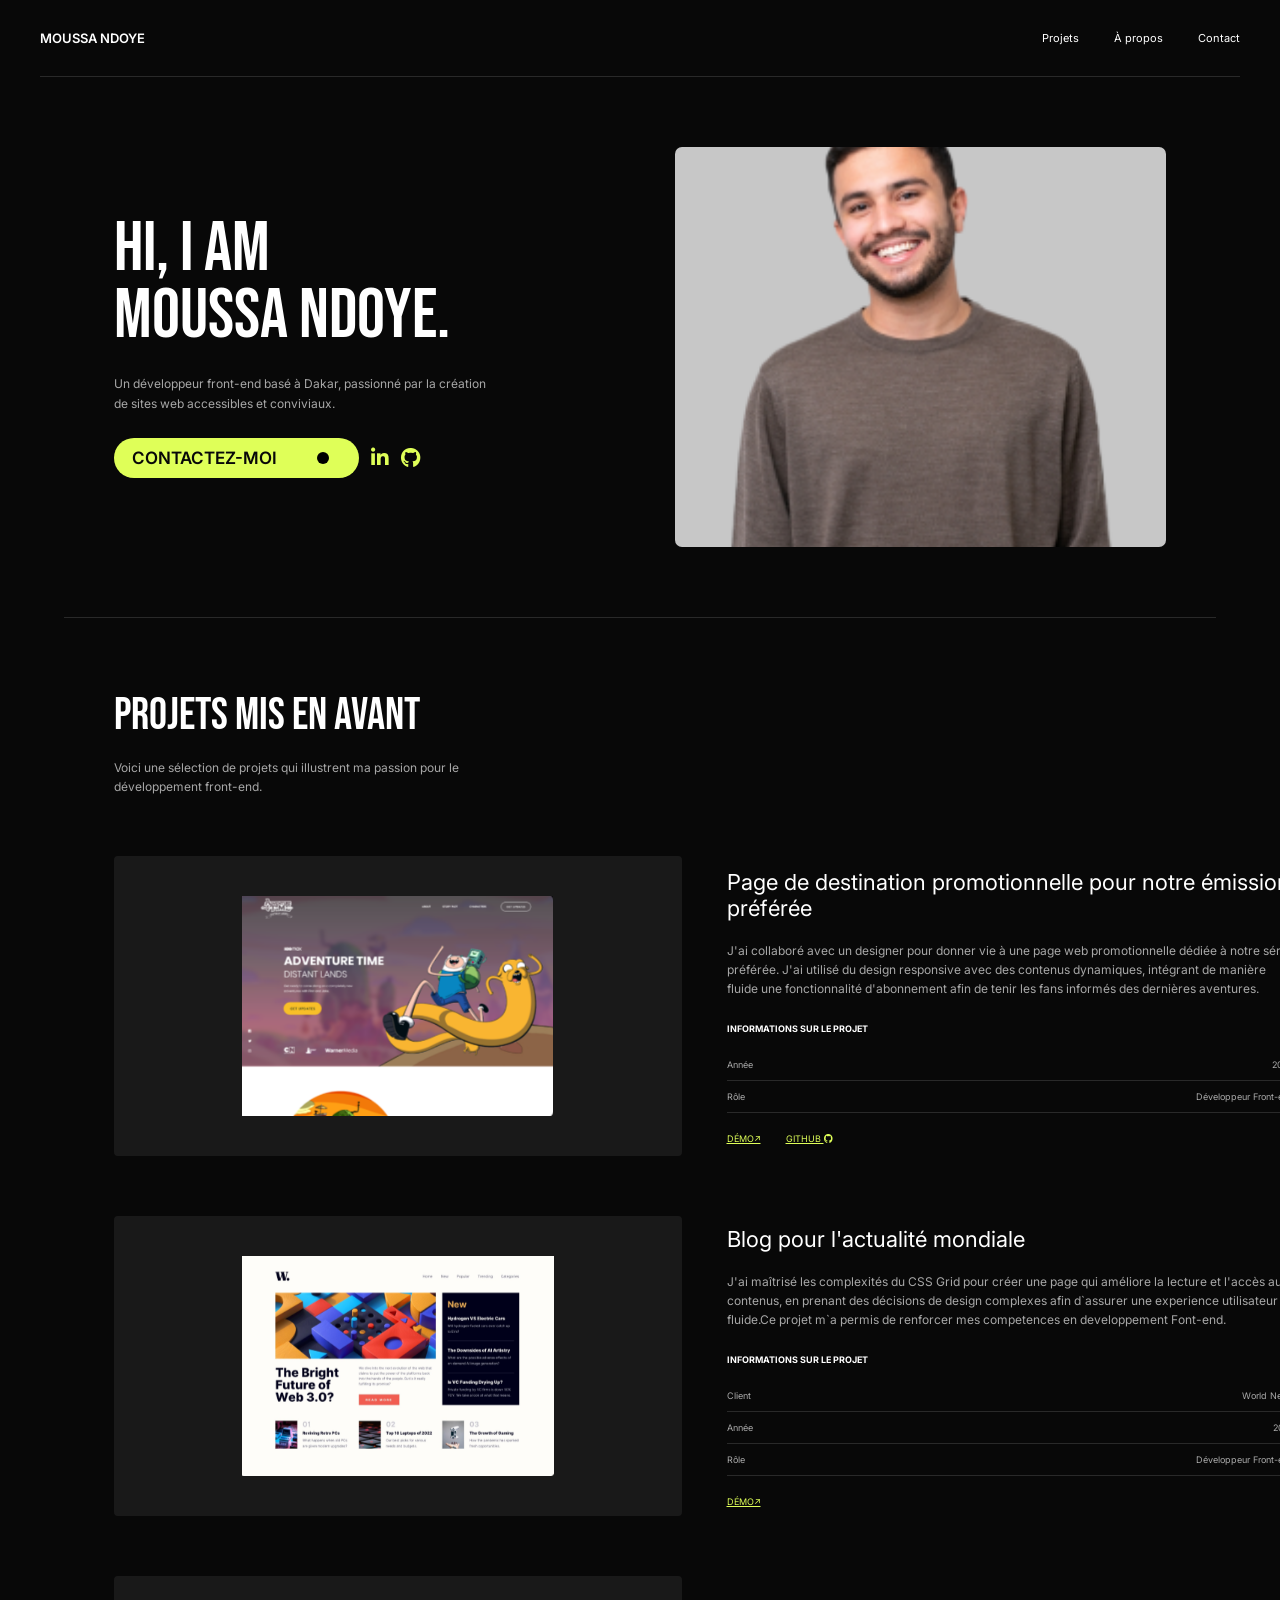
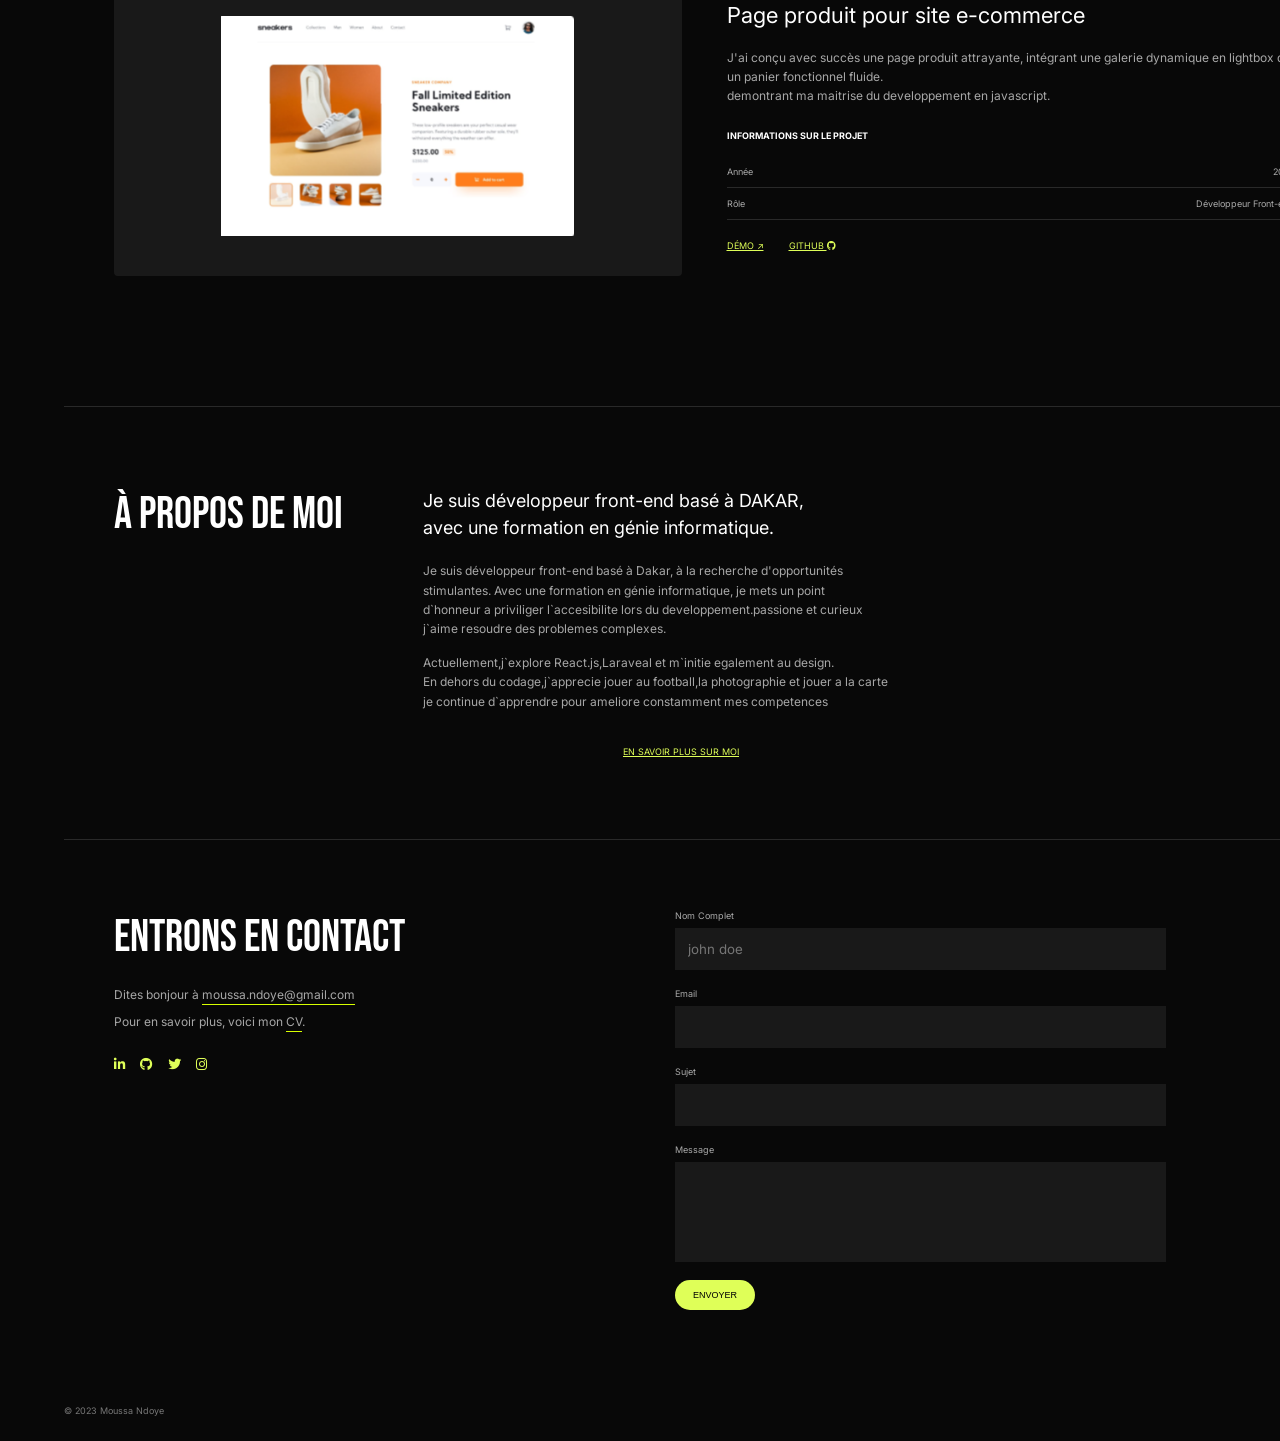
<file: index.html>
<!DOCTYPE html>
<html lang="fr">
<head>
    <meta charset="UTF-8">
    <meta name="viewport" content="width=device-width, initial-scale=1.0">
    <title>Portfolio - Moussa Ndoye</title>
    <link rel="stylesheet" href="style.css">
    <link href="https://fonts.googleapis.com/css2?family=Bebas+Neue&family=Inter:wght@300;400;500;600&display=swap" rel="stylesheet">
    <link rel="stylesheet" href="https://cdnjs.cloudflare.com/ajax/libs/font-awesome/6.5.2/css/all.min.css">
</head>

<body>

<header>
    <div class="logo">MOUSSA NDOYE</div>

    <nav>
        <a href="index.html">Projets</a>
        <a href="apropos.html">À propos</a>
        <a href="#contact">Contact</a>
    </nav>
</header>


<main>

    <section class="accueil">

        <div class="presentation">
            <h1>HI, I AM<br>MOUSSA NDOYE.</h1>

            <p>
                Un développeur front-end basé à Dakar, passionné
                par la création de sites web accessibles et conviviaux.
            </p>

            <div class="boutons">
                <a href="#contact" class="btn">CONTACTEZ-MOI 
                    <span class="point"></span>
                </a>
                <a href="#" class="linkedin">
                <i class="fa-brands fa-linkedin-in"></i></a>
                <a href="#" class="github">
                    <i class="fa-brands fa-github"></i>
                </a>
            </div>
        </div>

        <div class="photo-principale">
            <img src="photo1moussandoye.png" alt="Photo de Moussa Ndoye">
        </div>

    </section>


    <section class="projets">

        <div class="titre-section">
            <h2>PROJETS MIS EN AVANT</h2>
            <p>
                Voici une sélection de projets qui illustrent ma passion
                pour le développement front-end.
            </p>
        </div>


        <div class="projet">

            <div class="image-projet">
                <img src="photo1.png" alt="Projet Adventure Time">
            </div>

            <div class="description-projet">

                <h3>Page de destination promotionnelle pour notre émission préférée</h3>

                <p>
                    J'ai collaboré avec un designer pour donner vie à une
                    page web promotionnelle dédiée à notre série préférée.
                    J'ai utilisé du design responsive avec des contenus
                    dynamiques, intégrant de manière fluide une fonctionnalité
                    d'abonnement afin de tenir les fans informés des dernières
                    aventures.
                </p>

                <h4>INFORMATIONS SUR LE PROJET</h4>

                <div class="info">
                    <span>Année</span>
                    <span>2023</span>
                </div>

                <div class="info">
                    <span>Rôle</span>
                    <span>Développeur Front-end</span>
                </div>

                <div class="liens-projet">
                    <a href="#">DÉMO↗</a>
                                    <a href="#" class="github">
                                        GITHUB
                    <i class="fa-brands fa-github"></i>
                </a>
                </div>

            </div>

        </div>


        <div class="projet">

            <div class="image-projet">
                <img src="photo2.png" alt="Projet blog">
            </div>

            <div class="description-projet">

                <h3>Blog pour l'actualité mondiale</h3>

                <p>
                    J'ai maîtrisé les complexités du CSS Grid pour créer
                    une page qui améliore la lecture et l'accès aux contenus,
                    en prenant des décisions de design complexes afin d`assurer une experience utilisateur fluide.Ce projet m`a permis de renforcer mes competences en developpement Font-end.
                </p>

                <h4>INFORMATIONS SUR LE PROJET</h4>

                <div class="info">
                    <span>Client</span>
                    <span>World News</span>
                </div>

                <div class="info">
                    <span>Année</span>
                    <span>2022</span>
                </div>

                <div class="info">
                    <span>Rôle</span>
                    <span>Développeur Front-end</span>
                </div>

                <div class="liens-projet">
                    <a href="#">DÉMO↗</a>
                </div>

            </div>

        </div>


        <div class="projet">

            <div class="image-projet">
                <img src="photo3.png" alt="Projet e-commerce">
            </div>

            <div class="description-projet">

                <h3>Page produit pour site e-commerce</h3>

                <p>
                    J'ai conçu avec succès une page produit attrayante,
                    intégrant une galerie dynamique en lightbox dt un panier fonctionnel fluide. <br> demontrant ma maitrise du developpement en javascript.
                </p>

                <h4>INFORMATIONS SUR LE PROJET</h4>

                <div class="info">
                    <span>Année</span>
                    <span>2022</span>
                </div>
                <div class="info">
                    <span>Rôle</span>
                    <span>Développeur Front-end</span>
                </div>
                <div class="liens-projet">
                    <a href="#">DÉMO ↗</a>
                                  <a href="#" class="github">
                                    GITHUB
                    <i class="fa-brands fa-github"></i>
                </a>
                </div>
            </div>
        </div>
    </section>
    <section class="about-preview">
        <h2>À PROPOS DE MOI</h2>
        <div class="about-text">
            <h3>
                Je suis développeur front-end basé à DAKAR, <br>
                avec une formation en génie informatique.
            </h3>
            <p>
                Je suis développeur front-end basé à Dakar, à la recherche
                d'opportunités <br> stimulantes. Avec une formation en génie
                informatique, je mets un point <br> d`honneur a priviliger l`accesibilite lors du developpement.passione et curieux <br>j`aime resoudre des problemes complexes.  
            </p>
            <p>
               Actuellement,j`explore React.js,Laraveal et m`initie egalement au design. <br> En dehors du codage,j`apprecie jouer au football,la photographie et jouer a la carte <br>je continue d`apprendre pour ameliore constamment mes competences 
            </p>
            <a href="apropos.html" class="lien-about">EN SAVOIR PLUS SUR MOI </a>
        </div>
    </section>
    <section id="contact" class="contact">
        <div class="contact-info">
            <h2>ENTRONS EN CONTACT</h2>
            <p>
                Dites bonjour à <span class="souligne">moussa.ndoye@gmail.com</span> 
            </p>
            <p>
                Pour en savoir plus, voici mon <span class="souligne"> CV</span>.
            </p>
            <div class="reseaux">
                <a href="#" class="reseau">
                <i class="fa-brands fa-linkedin-in"></i>
                </a>
                <a href="#" class="reseau"> 
                    <i class="fa-brands fa-github"></i>
                </a>
                <a href="#" class="reseau"> 
                    <i class="fa-brands fa-twitter"></i>
                </a>
                <a href="#" class="reseau"> 
                    <i class="fa-brands fa-instagram"></i>
                </a>
            </div>
        </div>
        <form>
            <label>Nom Complet </label>
            <input type="text" placeholder="john doe">
            <label>Email</label>
            <input type="email">
            <label>Sujet</label>
            <input type="text">
            <label>Message</label>
            <textarea></textarea>
            <button type="submit">ENVOYER</button>
        </form>
    </section>
</main>
<footer>
    © 2023 Moussa Ndoye
</footer>

</body>
</html>
</file>
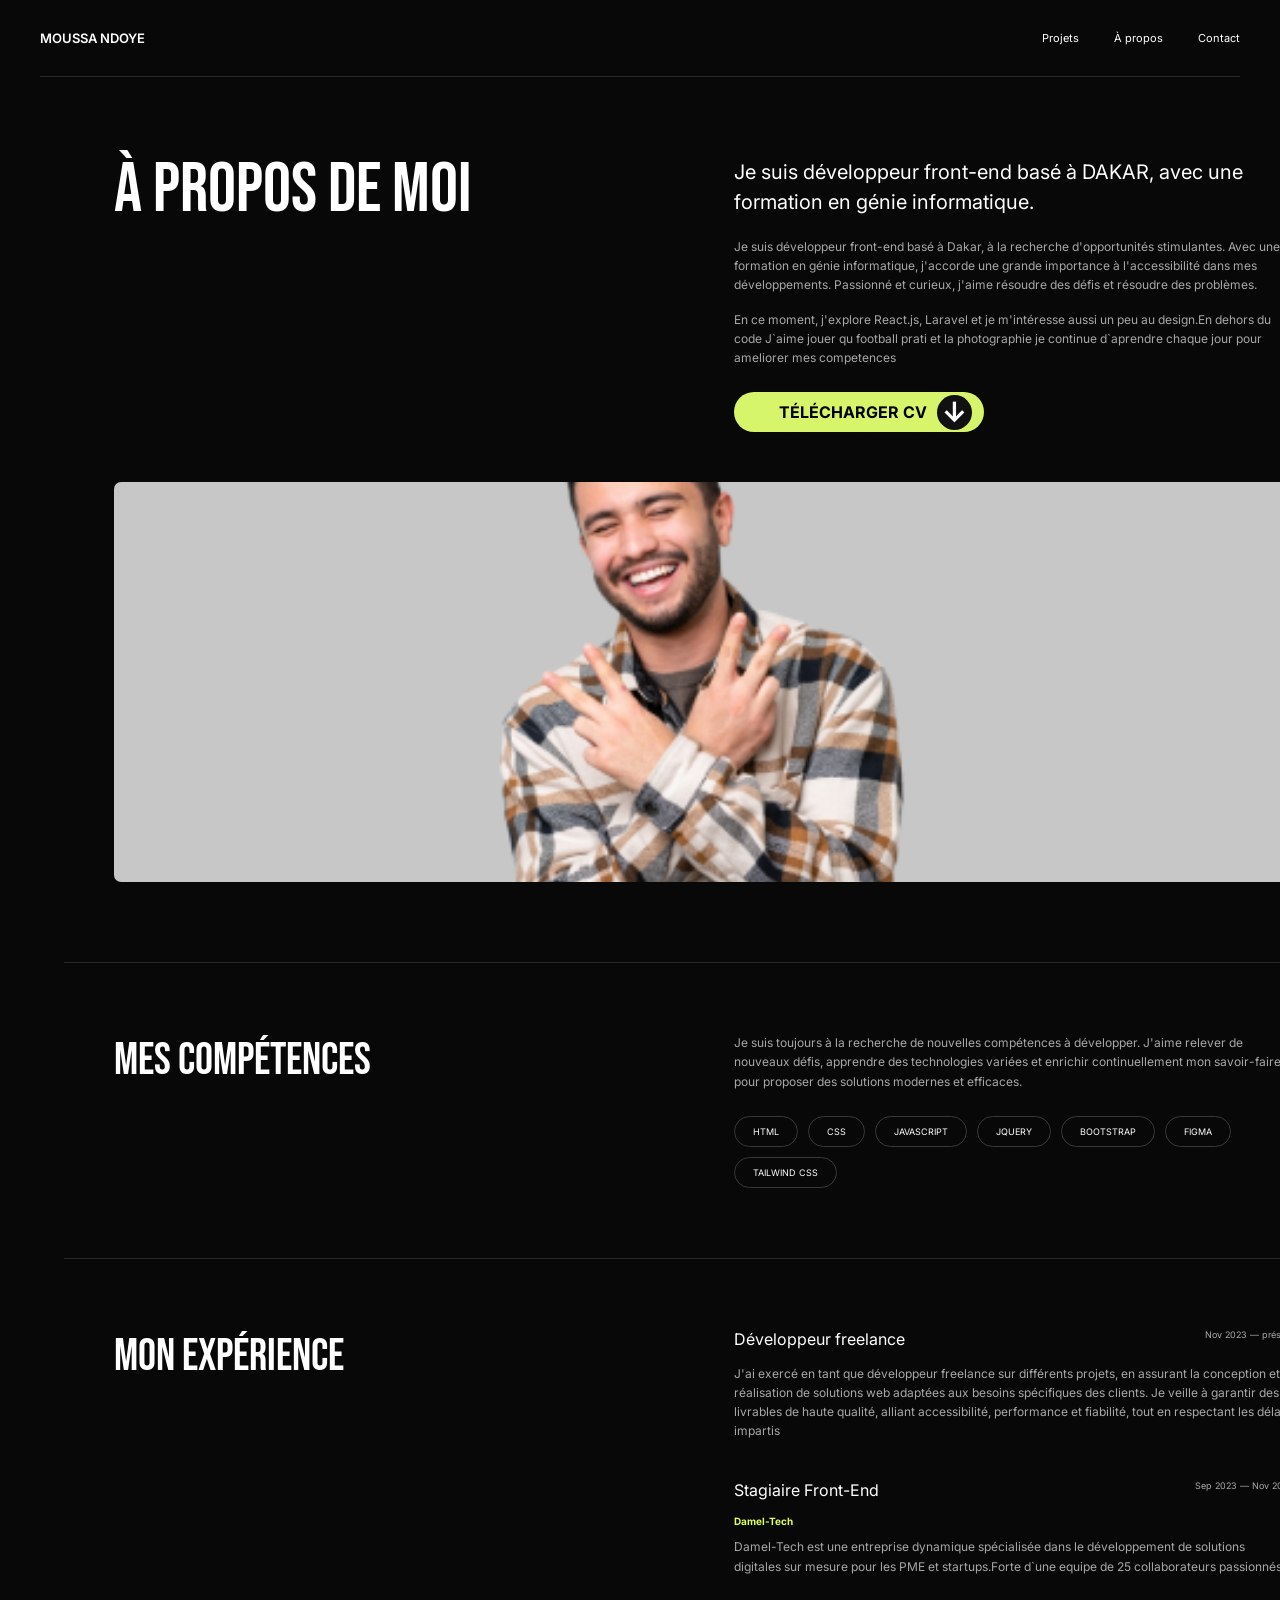
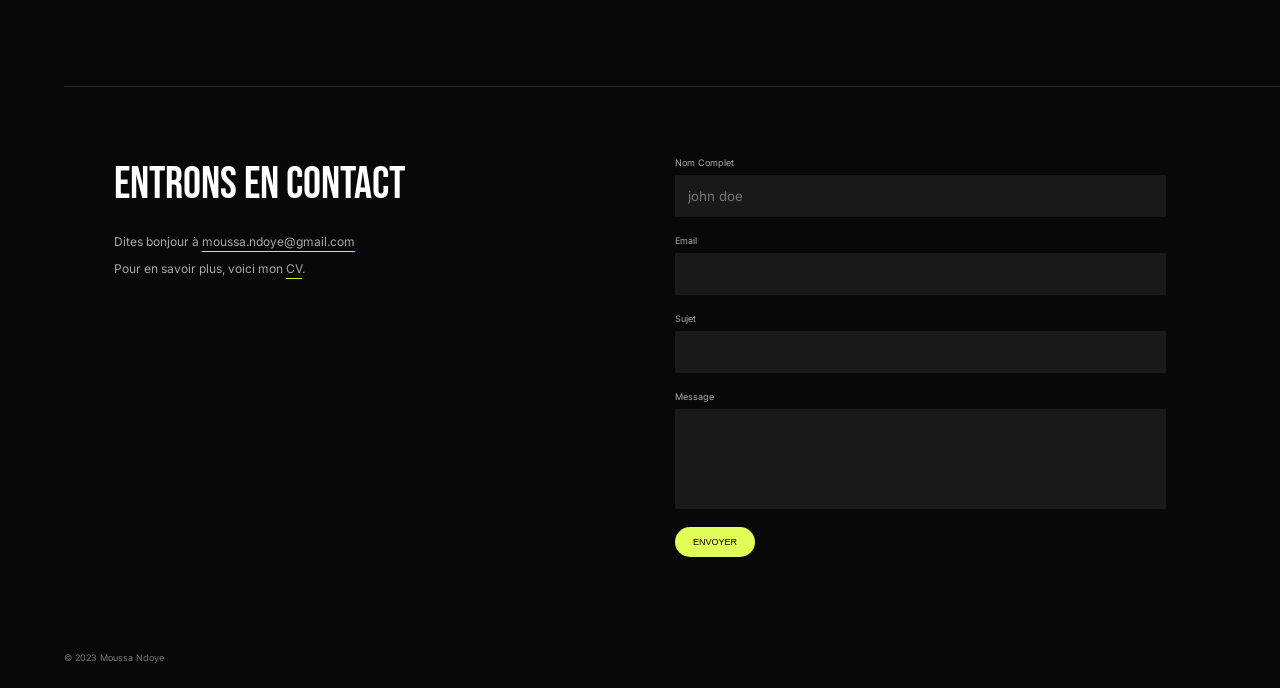
<file: apropos.html>
<!DOCTYPE html>
<html lang="fr">
<head>
    <meta charset="UTF-8">
    <meta name="viewport" content="width=device-width, initial-scale=1.0">
    <title>À propos - Moussa Ndoye</title>
    <link rel="stylesheet" href="style.css">
    <link href="https://fonts.googleapis.com/css2?family=Bebas+Neue&family=Inter:wght@300;400;500;600&display=swap" rel="stylesheet">
</head>
<body>

<header>
    <div class="logo">MOUSSA NDOYE</div>

    <nav>
        <a href="index.html">Projets</a>
        <a href="apropos.html">À propos</a>
        <a href="#contact">Contact</a>
    </nav>
</header>
<main>
    <section class="about-page">
        <div class="about-intro">
            <h1>À PROPOS DE MOI</h1>
            <div class="about-description">
                <h2>
                    Je suis développeur front-end basé à DAKAR,
                    avec une formation en génie informatique.
                </h2>
                <p>
                    Je suis développeur front-end basé à Dakar, à la recherche
                    d'opportunités stimulantes. Avec une formation en génie
                    informatique, j'accorde une grande importance à
                    l'accessibilité dans mes développements.
                    Passionné et curieux, j'aime résoudre des défis et
                    résoudre des problèmes.
                </p>
                <p>
                    En ce moment, j'explore React.js, Laravel et je m'intéresse
                    aussi un peu au design.En dehors du code J`aime jouer qu football prati et la photographie je continue d`aprendre chaque jour pour ameliorer mes competences
                </p>
                <div class="boutons">
                    <a href="#" class="download-btn"> <span>TÉLÉCHARGER CV</span>
<span class="download-icon">
    <span class="arrow">↓</span>
</span>
                    </a>
                    <a href="#" class="linkedin">
                <i class="fa-brands fa-linkedin-in"></i>
                </a>
                <a href="#" class="github"> 
                    <i class="fa-brands fa-github"></i>
                </a>
                </div>
            </div>
        </div>
        <div class="grande-photo">
            <img src="photo2moussandoye.png" alt="Photo de Moussa Ndoye">
        </div>
    </section>
    <section class="competences">
        <h2>MES COMPÉTENCES</h2>
        <div class="competences-contenu">
            <div>
                <p>
                    Je suis toujours à la recherche de nouvelles compétences
                    à développer. J'aime relever de nouveaux défis, apprendre
                    des technologies variées et enrichir continuellement mon
                    savoir-faire pour proposer des solutions modernes et efficaces.
                </p>
                <div class="skills">
                    <span>HTML</span>
                    <span>CSS</span>
                    <span>JAVASCRIPT</span>
                    <span>JQUERY</span>
                    <span>BOOTSTRAP</span>
                    <span>FIGMA</span>
                    <span>TAILWIND CSS</span>
                </div>
            </div>
        </div>
    </section>
    <section class="experience">

        <h2>MON EXPÉRIENCE</h2>

        <div class="experience-contenu">

            <div class="experience-item">
                <div class="experience-titre">
                    <h3>Développeur freelance</h3>
                    <span>Nov 2023 — présent</span>
                </div>
                <p>
J'ai exercé en tant que développeur freelance sur différents projets, en assurant la conception et la réalisation de solutions web adaptées aux besoins spécifiques des clients. Je veille à garantir des livrables de haute qualité, alliant accessibilité, performance et fiabilité, tout en respectant les délais impartis
                </p>
            </div>
            <div class="experience-item">
                <div class="experience-titre">
                    <h3>Stagiaire Front-End</h3>
                    <span>Sep 2023 — Nov 2023</span>
                </div>
                <h4>Damel-Tech</h4>
                <p>
                    Damel-Tech est une entreprise dynamique spécialisée
                    dans le développement de solutions digitales sur mesure
                    pour les PME et startups.Forte d`une equipe de 25 collaborateurs passionnés.
                </p>
            </div>
        </div>
    </section>
    <section id="contact" class="contact">
        <div class="contact-info">
            <h2>ENTRONS EN CONTACT</h2>
            <p>
                Dites bonjour à <span class="souligne">moussa.ndoye@gmail.com</span>
            </p>
            <p>
            Pour en savoir plus, voici mon <span class="souligne">CV</span>.
            </p>
            <div class="reseaux">
                <a href="#" class="reseau">
                <i class="fa-brands fa-linkedin-in"></i>
                </a>
                <a href="#" class="reseau"> 
                    <i class="fa-brands fa-github"></i>
                </a>
                <a href="#" class="reseau"> 
                    <i class="fa-brands fa-twitter"></i>
                </a>
                <a href="#" class="reseau"> 
                    <i class="fa-brands fa-instagram"></i>
                </a>
            </div>
        </div>
 <form>
            <label>Nom Complet</label>
            <input type="text" placeholder="john doe">
            <label>Email</label>
            <input type="email">
            <label>Sujet</label>
            <input type="text">
            <label>Message</label>
            <textarea></textarea>
            <button type="submit">ENVOYER</button>
        </form>

    </section>

</main>


<footer>
    © 2023 Moussa Ndoye
</footer>

</body>
</html>
</file>
<file: style.css>
* {
    margin: 0;
    padding: 0;
    box-sizing: border-box;
}

html {
    scroll-behavior: smooth;
}

body {
    background: #080808;
    color: white;
    font-family: "Inter", sans-serif;
}

header {
    width: 90%;
    max-width: 1200px;
    margin: auto;
    padding: 30px 0;
    display: flex;
    justify-content: space-between;
    align-items: center;
    width: 100vw;
    border-bottom: 1px solid #292929;
}

.logo {
    font-size: 13px;
    font-weight: 600;
}

nav {
    display: flex;
    gap: 35px;
}

nav a {
    color: white;
    text-decoration: none;
    font-size: 11px;
}

nav a:hover {
    color: #dfff58;
}

main {
    width: 90%;
    max-width: 1200px;
    margin: auto;
}

h1,
h2 {
    font-family: "Bebas Neue", sans-serif;
    font-weight: normal;
}

h1 {
    font-size: 70px;
    line-height: 0.95;
}

h2 {
    font-size: 45px;
}

p {
    color: #a7a7a7;
    font-size: 12px;
    line-height: 1.6;
}


.accueil {
    min-height: 520px;
    display: grid;
    grid-template-columns: 1fr 1fr;
    align-items: center;
    gap: 70px;
    padding: 70px 50px;
    border-bottom: 1px solid #292929;
}

.presentation p {
    max-width: 380px;
    margin-top: 25px;
}

.boutons {
    display: flex;
    align-items: center;
    gap: 12px;
    margin-top: 25px;
}

.btn {
    display:Flex;
    Align-items:center;
    width: 245px;
    height: 40px;
    padding: 0 25px;
    background: #dfff58;
    color: #080808;
    text-decoration: none;
    border-radius: 40px;
    padding: 11px 18px;
    border-radius: 30px;
    gap:40px;
    font-size: 17px;
    font-weight: 600;
    box-sizing: border-box;
}

.social {
    width: 32px;
    height: 32px;
    border: 1px solid #383838;
    width: 100vw;
    border-radius: 50%;
    display: flex;
    align-items: center;
    justify-content: center;
    color: white;
    text-decoration: none;
    font-size: 11px;
}
.photo-principale {
    width: 100%;
    height: 400px;
    background: #cfcfcf;
    border-radius: 7px;
    overflow: hidden;
}
.photo-principale img {
    width: 100%;
    height: 100%;
    object-fit: cover;
}
.projets {
    padding: 70px 50px;
    border-bottom: 1px solid #292929;
    width: 100vw;
}
.titre-section {
    margin-bottom: 60px;
}
.titre-section p {
    max-width: 350px;
    margin-top: 15px;
}
.projet {
    display: grid;
    grid-template-columns: 1fr 1fr;
    gap: 45px;
    align-items: center;
    margin-bottom: 60px;
}
.image-projet {
    background: #191919;
    padding: 40px;
    height: 300px;
    display: flex;
    align-items: center;
    justify-content: center;
    border-radius: 4px;
}

.image-projet img {
    width: 100%;
    max-height: 220px;
    object-fit: contain;
}
.description-projet h3 {
    font-size: 22px;
    font-weight: 400;
    margin-bottom: 20px;
}

.description-projet p {
    margin-bottom: 25px;
}
.description-projet h4 {
    font-size: 9px;
    margin-bottom: 15px;
}
.info {
    border-bottom: 1px solid #292929;
    padding: 10px 0;
    display: flex;
    justify-content: space-between;
    font-size: 9px;
    color: #aaa;
}
.liens-projet {
    display: flex;
    gap: 25px;
    margin-top: 20px;
}
.liens-projet a,
.lien-about {
    color: #dfff58;
    font-size: 9px;
    text-decoration: underline;
}
.about-preview {
    padding: 80px 50px;
    display: flex;
    grid-template-columns: 1fr 1fr;
    gap: 60px;
    border-bottom: 1px solid #292929;
    width: 100vw;
    align-items: flex-start;
    gap: 80px;
}
.about-preview h2{
    width: auto;
    margin: 0;
    white-space: nowrap;
}
.about-text h3 {
    font-size: 18px;
    font-weight: 400;
    line-height: 1.5;
    margin-bottom: 20px;
    width: 100vw;
}
.about-text p {
    margin-bottom: 15px;
}
.lien-about {
    display: inline-block;
    margin-top: 20px;
    margin-left: 200px;
}
.contact {
    padding: 70px 50px;
    display: grid;
    grid-template-columns: 1fr 1fr;
    gap: 70px;
}

.contact-info h2 {
    margin-bottom: 20px;
}

.contact-info p {
    margin-bottom: 8px;
}

.reseaux {
    display: flex;
    gap: 15px;
    margin-top: 25px;
}

.reseaux a {
    color: #dfff58;
    text-decoration: none;
    font-size: 13px;
}


form {
    display: flex;
    flex-direction: column;
}

form label {
    font-size: 9px;
    color: #aaa;
    margin-bottom: 7px;
}

form input,
form textarea {
    background: #191919;
    border: none;
    outline: none;
    color: white;
    padding: 13px;
    margin-bottom: 18px;
    font-family: "Inter", sans-serif;
}

form textarea {
    height: 100px;
    resize: none;
}
form button {
    width: 80px;
    padding: 10px;
    border: none;
    border-radius: 30px;
    background: #dfff58;
    font-size: 9px;
    cursor: pointer;
}
footer {
    width: 90%;
    max-width: 1200px;
    margin: auto;
    padding: 25px 0;
    color: #777;
    font-size: 9px;
}
.about-page {
    padding: 80px 50px;
    border-bottom: 1px solid #292929;
    width: 100vw;
}

.about-intro {
    display: grid;
    grid-template-columns: 1fr 1fr;
    gap: 60px;
    align-items: start;
}

.about-description h2 {
    font-family: "Inter", sans-serif;
    font-size: 20px;
    line-height: 1.5;
    font-weight: 400;
    margin-bottom: 20px;
}

.about-description p {
    margin-bottom: 15px;
}

.grande-photo {
    width: 100%;
    height: 400px;
    background: #cfcfcf;
    margin-top: 50px;
    border-radius: 7px;
    overflow: hidden;
}

.grande-photo img {
    width: 100%;
    height: 100%;
    object-fit: cover;
}


.competences {
    padding: 70px 50px;
    border-bottom: 1px solid #292929;
    width: 100vw;
    display: grid;
    grid-template-columns: 1fr 1fr;
    gap: 60px;
}

.competences-contenu p {
    margin-bottom: 25px;
}

.skills {
    display: flex;
    flex-wrap: wrap;
    gap: 10px;
}

.skills span {
    border: 1px solid #383838;
    border-radius: 30px;
    padding: 9px 18px;
    font-size: 9px;
    color: white;
}


.experience {
    padding: 70px 50px;
    border-bottom: 1px solid #292929;
    width: 100vw;
    display: grid;
    grid-template-columns: 1fr 1fr;
    gap: 60px;
}

.experience-item {
    margin-bottom: 40px;
}

.experience-titre {
    display: flex;
    justify-content: space-between;
    gap: 20px;
    margin-bottom: 15px;
}

.experience-titre h3 {
    font-size: 16px;
    font-weight: 400;
}

.experience-titre span {
    color: #aaa;
    font-size: 9px;
}

.experience-item h4 {
    color: #dfff58;
    font-size: 10px;
    margin-bottom: 10px;
}


@media (max-width: 800px) {

    header {
        width: 90%;
    }

    nav {
        gap: 15px;
    }

    main {
        width: 90%;
    }

    .accueil,
    .projet,
    .about-preview,
    .contact,
    .about-intro,
    .competences,
    .experience {
        grid-template-columns: 1fr;
    }

    .accueil,
    .projets,
    .about-preview,
    .contact,
    .about-page,
    .competences,
    .experience {
        padding: 50px 20px;
    }

    h1 {
        font-size: 55px;
    }

    h2 {
        font-size: 38px;
    }

    .photo-principale {
        height: 350px;
    }

    .projet {
        gap: 25px;
    }

    .image-projet {
        height: 250px;
    }

    .grande-photo {
        height: 300px;
    }
}
.github{
    color:#dfff58;
    font-size: 20px;
    text-decoration:none;
}
.linkedin{
    color:#dfff58;
    font-size: 20px;
    text-decoration:none;
}
.point{
    width:12px;
    height:12px;
    background-color:#000;
    border-radius: 50%;
    flex-shrink: 0;
}
.download-btn {
    display: flex;
    align-items: center;
    justify-content: space-between;
    width: 250px;
    height: 40px;
    padding-left: 45px;
    background-color: #d7f56b;
    border-radius: 50px;
    color: black;
    text-decoration: none;
    font-weight: bold;
}

.download-icon {
    width: 35px;
    height: 35px;
    margin-right: 12px;
    border-radius: 50%;
    background-color: #111;

    display: flex;
    align-items: center;
    justify-content: center;
}

.download-icon i {
    color: white;
    font-size: 18px;
    font-weight: 400;
}
.souligne{
    text-decoration: underline;
    text-decoration-color:#d7ff00;
    text-decoration-thickness:1px;
    text-underline-offset:5px;
}
.arrow {
    color: white;
    font-size: 28px;
    font-weight: bold;
    line-height: 1;
}
</file>
